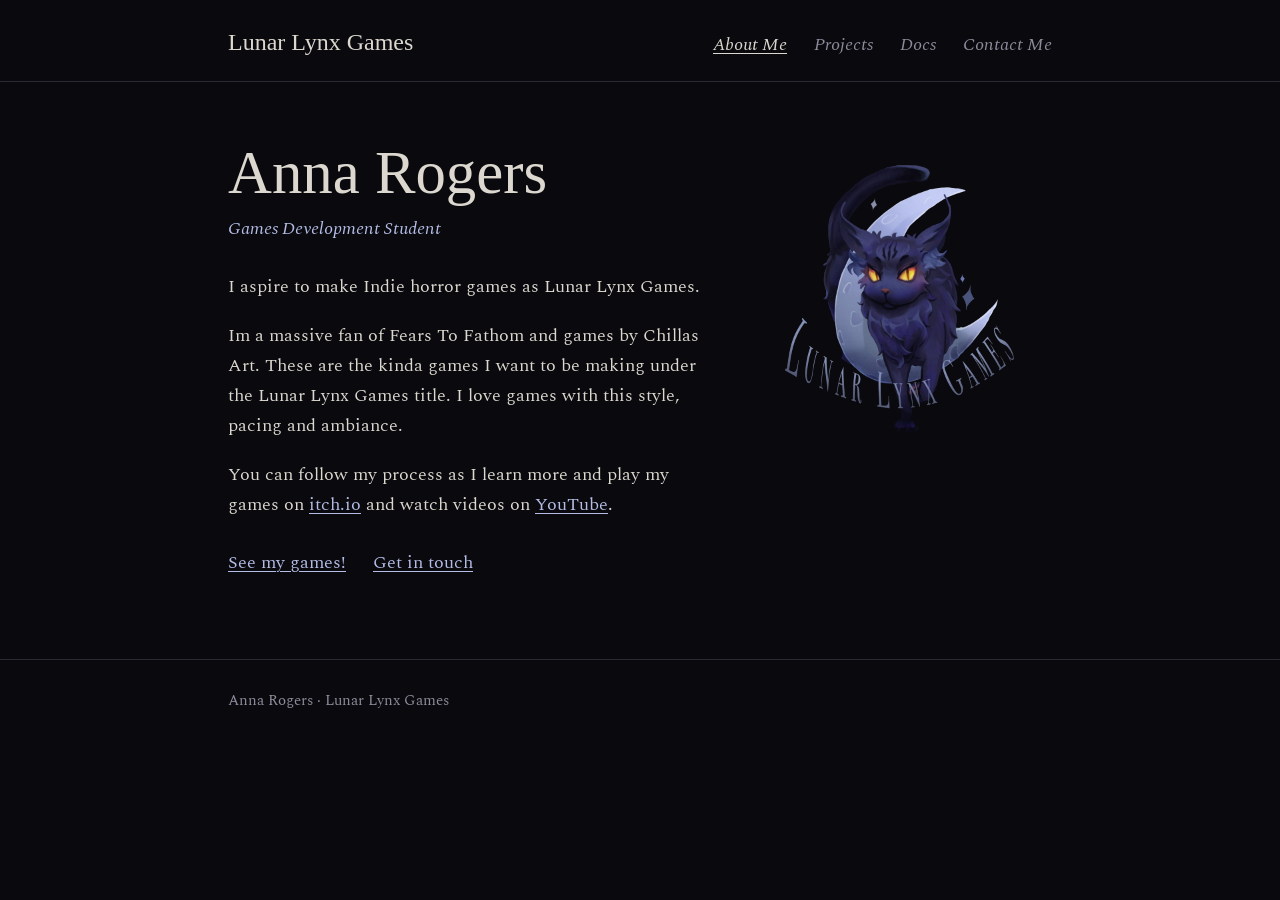
<file: index.html>
<!DOCTYPE html>
<html lang="en">
  <head>
    <meta charset="UTF-8">
    <meta name="viewport" content="width=device-width, initial-scale=1.0">
    <title>Anna Rogers | Games Development Student</title>
    <meta name="description" content="I am a games development student who aspires to specialise in indie horror games. Portfolio, projects and contact details.">
    <link rel="preconnect" href="https://fonts.googleapis.com">
    <link rel="preconnect" href="https://fonts.gstatic.com" crossorigin>
    <link href="https://fonts.googleapis.com/css2?family=IM+Fell+English:ital@0;1&family=Spectral:ital,wght@0,400;0,600;1,400&display=swap" rel="stylesheet">
    <link rel="icon" href="assets/favicon.png">
    <link rel="stylesheet" href="css/style.css">
  </head>
  <body>
    <header class="site">
   <div class="wrap">
  <a class="brand" href="index.html">Lunar Lynx Games</a>
  <nav>
    <a href="index.html" class="current">About Me</a>
    <a href="projects.html">Projects</a>
    <a href="docs/index.html">Docs</a>
    <a href="contact.html">Contact Me</a>
  </nav>
</div>
</header>
  <main class="wrap">
    <div class="hero">
      <div class="hero-text">
      <h1>Anna Rogers</h1>
      <p class="role">Games Development Student</p>
      <p class="bio">
      I aspire to make Indie horror games as Lunar Lynx Games.
      </p>
      <p class="bio">
      Im a massive fan of Fears To Fathom and games by Chillas Art. These are the kinda games I want to be making under the Lunar Lynx Games title. I love games with this style, pacing and ambiance.
      </p>
      <p class="bio">
      You can follow my process as I learn more and play my games on
      <a href="https://lunarlynx-games.itch.io/" target="_blank" rel="noopener">itch.io</a>
        and watch videos on
      <a href="https://www.youtube.com/@LunarLynxGames" target="_blank" rel="noopener">YouTube</a>.
      </p>
      <p class="links">
        <a href="projects.html">See my games!</a>
        <a href="contact.html">Get in touch</a>
      </p>
      </div>
      <img class="hero-logo" src="assets/logo.jpg" alt="Lunar Lynx Games logo: a dark lynx walking in front of a crescent moon">
      </div>
     </main>
    
     <footer>
      <div class="wrap">
      Anna Rogers &middot; Lunar Lynx Games
    </div> 
    </footer>  
  </body>
  </html>
</file>
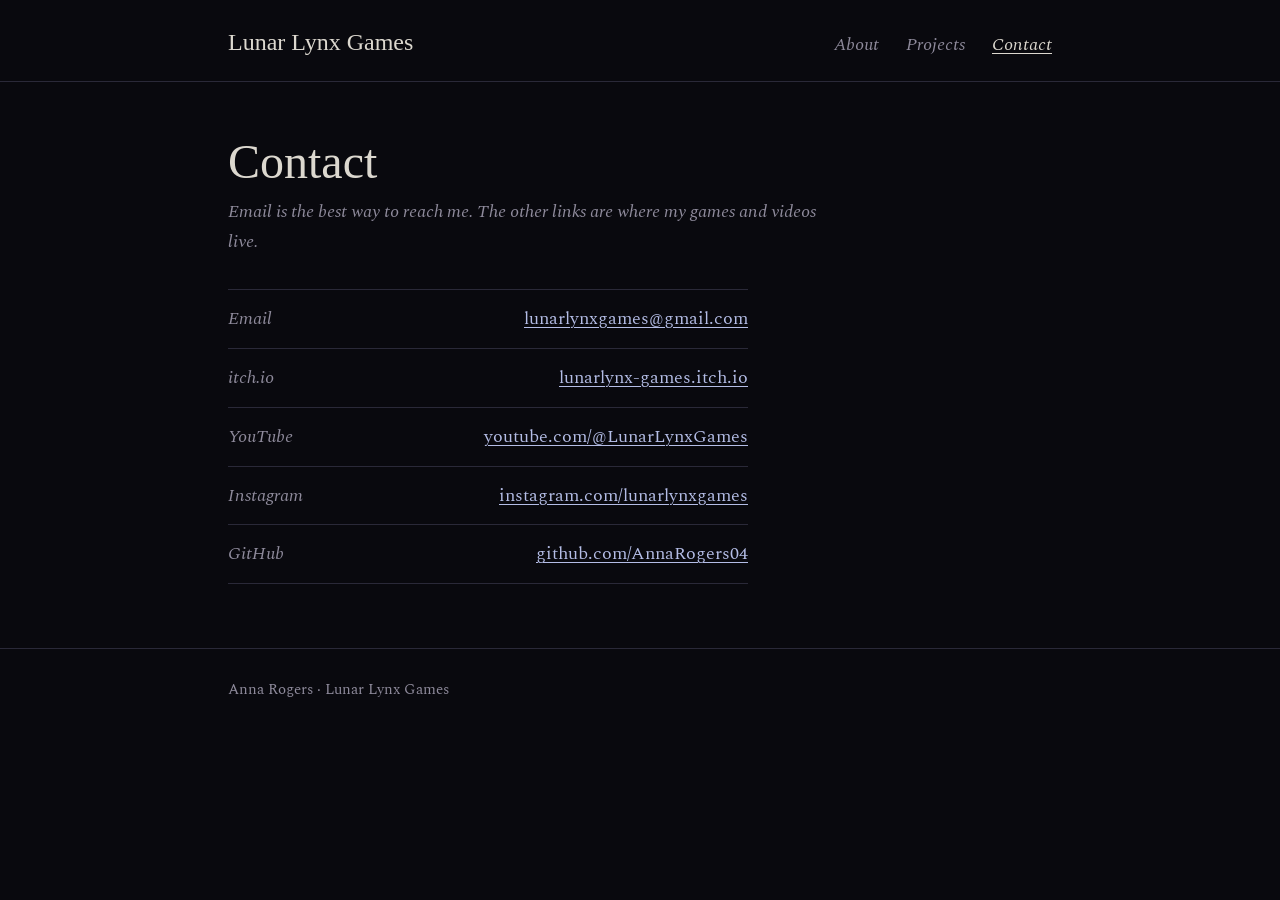
<file: Contact.html>
<!DOCTYPE html>
<html lang="en">
<head>
  <meta charset="UTF-8">
  <meta name="viewport" content="width=device-width, initial-scale=1.0">
  <title>Contact | Anna Rogers</title>
  <meta name="description" content="Get in touch with Anna Rogers, indie horror games developer.">
  <link rel="preconnect" href="https://fonts.googleapis.com">
  <link rel="preconnect" href="https://fonts.gstatic.com" crossorigin>
  <link href="https://fonts.googleapis.com/css2?family=IM+Fell+English:ital@0;1&family=Spectral:ital,wght@0,400;0,600;1,400&display=swap" rel="stylesheet">
  <link rel="icon" href="assets/favicon.png">
  <link rel="stylesheet" href="css/style.css">
</head>
<body>
  <header class="site">
    <div class="wrap">
      <a class="brand" href="index.html">Lunar Lynx Games</a>
      <nav>
        <a href="index.html">About</a>
        <a href="projects.html">Projects</a>
        <a href="contact.html" class="current">Contact</a>
      </nav>
    </div>
  </header>

  <main class="wrap">
    <section class="page-section">
      <h1>Contact</h1>
      <p class="lead">Email is the best way to reach me. The other links are where my games and videos live.</p>

      <div class="contact-list">
        <div class="contact-item">
          <span class="contact-label">Email</span>
          <a href="mailto:lunarlynxgames@gmail.com">lunarlynxgames@gmail.com</a>
        </div>
        <div class="contact-item">
          <span class="contact-label">itch.io</span>
          <a href="https://lunarlynx-games.itch.io/" target="_blank" rel="noopener">lunarlynx-games.itch.io</a>
        </div>
        <div class="contact-item">
          <span class="contact-label">YouTube</span>
          <a href="https://www.youtube.com/@LunarLynxGames" target="_blank" rel="noopener">youtube.com/@LunarLynxGames</a>
        </div>
        <div class="contact-item">
          <span class="contact-label">Instagram</span>
          <a href="https://www.instagram.com/lunarlynxgames/" target="_blank" rel="noopener">instagram.com/lunarlynxgames</a>
        </div>
        <div class="contact-item">
          <span class="contact-label">GitHub</span>
          <a href="https://github.com/AnnaRogers04">github.com/AnnaRogers04</a>
        </div>
      </div>
    </section>
  </main>

  <footer>
    <div class="wrap">
      Anna Rogers &middot; Lunar Lynx Games
    </div>
  </footer>
</body>
</html>
</file>
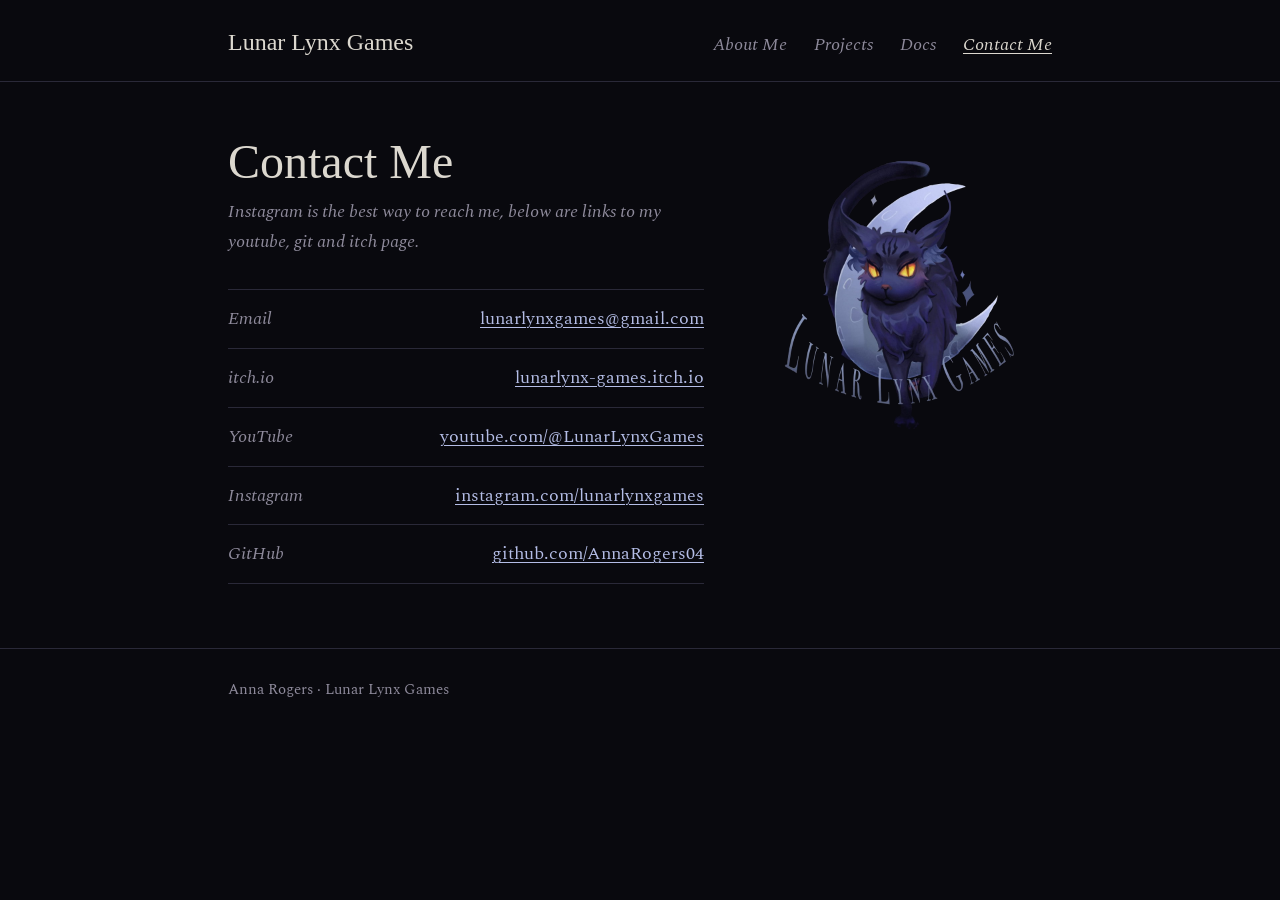
<file: contact.html>
<!DOCTYPE html>
<html lang="en">
<head>
  <meta charset="UTF-8">
  <meta name="viewport" content="width=device-width, initial-scale=1.0">
  <title>Contact | Anna Rogers</title>
  <meta name="description" content="Get in touch with Anna Rogers, indie horror games developer.">
  <link rel="preconnect" href="https://fonts.googleapis.com">
  <link rel="preconnect" href="https://fonts.gstatic.com" crossorigin>
  <link href="https://fonts.googleapis.com/css2?family=IM+Fell+English:ital@0;1&family=Spectral:ital,wght@0,400;0,600;1,400&display=swap" rel="stylesheet">
  <link rel="icon" href="assets/favicon.png">
  <link rel="stylesheet" href="css/style.css">
</head>
<body>
  <header class="site">
    <div class="wrap">
      <a class="brand" href="index.html">Lunar Lynx Games</a>
      <nav>
        <a href="index.html">About Me</a>
        <a href="projects.html">Projects</a>
        <a href="docs/index.html">Docs</a>
        <a href="contact.html" class="current">Contact Me</a>
      </nav>
    </div>
  </header>

  <main class="wrap">
    <div class="hero page-section">
      <div class="hero-text">
        <h1>Contact Me</h1>
        <p class="lead">Instagram is the best way to reach me, below are links to my youtube, git and itch page.</p>

        <div class="contact-list">
          <div class="contact-item">
            <span class="contact-label">Email</span>
            <a href="mailto:lunarlynxgames@gmail.com">lunarlynxgames@gmail.com</a>
          </div>
          <div class="contact-item">
            <span class="contact-label">itch.io</span>
            <a href="https://lunarlynx-games.itch.io/" target="_blank" rel="noopener">lunarlynx-games.itch.io</a>
          </div>
          <div class="contact-item">
            <span class="contact-label">YouTube</span>
            <a href="https://www.youtube.com/@LunarLynxGames" target="_blank" rel="noopener">youtube.com/@LunarLynxGames</a>
          </div>
          <div class="contact-item">
            <span class="contact-label">Instagram</span>
            <a href="https://www.instagram.com/lunarlynxgames/" target="_blank" rel="noopener">instagram.com/lunarlynxgames</a>
          </div>
          <div class="contact-item">
            <span class="contact-label">GitHub</span>
            <a href="https://github.com/AnnaRogers04">github.com/AnnaRogers04</a>
          </div>
        </div>
      </div>

      <img class="hero-logo" src="assets/logo.jpg" alt="Lunar Lynx Games logo: a dark lynx walking in front of a crescent moon">
    </div>
  </main>

  <footer>
    <div class="wrap">
      Anna Rogers &middot; Lunar Lynx Games
    </div>
  </footer>
</body>
</html>
</file>
<file: css/style.css>
:root {
  --bg: #09090e;
  --text: #dcd8cf;
  --muted: #8f8b9c;
  --line: #2a2938;
  --moon: #b4bde6;
  --eye: #f2a93b;
  --display: "IM Fell English", "Iowan Old Style", Georgia, serif;
  --body: "Spectral", Georgia, "Times New Roman", serif;
}

* { box-sizing: border-box; }

body {
  margin: 0;
  font-family: var(--body);
  font-size: 1.1rem;
  line-height: 1.7;
  background: var(--bg);
  color: var(--text);
}

a { color: var(--moon); text-underline-offset: 3px; text-decoration-thickness: 1px; }
a:hover { color: var(--eye); }

.wrap { max-width: 880px; margin: 0 auto; padding: 0 28px; }

/* Header */
header.site { border-bottom: 1px solid var(--line); }
header.site .wrap {
  display: flex;
  justify-content: space-between;
  align-items: baseline;
  padding-top: 22px;
  padding-bottom: 18px;
  flex-wrap: wrap;
  gap: 8px 24px;
}
header.site .brand {
  font-family: var(--display);
  font-size: 1.5rem;
  color: var(--text);
  text-decoration: none;
}
header.site nav a {
  margin-left: 22px;
  color: var(--muted);
  text-decoration: none;
  font-style: italic;
}
header.site nav a:hover,
header.site nav a.current { color: var(--text); text-decoration: underline; }

/* Headings */
h1, h2, h3 { font-family: var(--display); font-weight: 400; line-height: 1.15; }

/* About page */
.hero {
  padding: 56px 0 64px;
  display: grid;
  grid-template-columns: 1fr 300px;
  gap: 48px;
  align-items: start;
}
.hero h1 { font-size: clamp(2.6rem, 6vw, 3.8rem); margin: 0 0 6px; }
.hero .role { font-style: italic; color: var(--moon); margin: 0 0 28px; }
.hero p.bio { max-width: 34em; margin: 0 0 1.1em; }
.hero p.links { margin-top: 28px; }
.hero p.links a { margin-right: 22px; }
.hero-logo { width: 100%; mix-blend-mode: lighten; margin-top: 8px; }
@media (max-width: 760px) {
  .hero { grid-template-columns: 1fr; gap: 16px; padding-top: 32px; }
  .hero-logo { order: -1; max-width: 240px; }
}

/* Inner pages */
.page-section { padding: 52px 0 64px; }
.page-section h1 { font-size: clamp(2.2rem, 5vw, 3rem); margin: 0 0 8px; }
.lead { color: var(--muted); font-style: italic; max-width: 34em; margin: 0 0 32px; }

/* Filters: plain words, not buttons */
.filters { margin-bottom: 8px; display: flex; gap: 20px; flex-wrap: wrap; }
.filter {
  background: none;
  border: none;
  padding: 0;
  font: inherit;
  font-style: italic;
  color: var(--muted);
  cursor: pointer;
  text-transform: capitalize;
}
.filter:hover { color: var(--text); }
.filter.active { color: var(--text); text-decoration: underline; text-underline-offset: 5px; }

/* Project list: rows divided by thin lines */
.grid { border-top: 1px solid var(--line); }
.card {
  display: flex;
  gap: 22px;
  align-items: center;
  padding: 22px 0;
  border-bottom: 1px solid var(--line);
  text-decoration: none;
  color: var(--text);
}
.thumb {
  width: 200px;
  flex: none;
  aspect-ratio: 16 / 10;
  object-fit: cover;
  border: 1px solid var(--line);
  background: #111018;
}
@media (max-width: 600px) {
  .card { flex-direction: column; align-items: flex-start; gap: 14px; }
  .thumb { width: 100%; }
}
.card h3 { display: inline; margin: 0; font-size: 1.6rem; }
.card:hover h3 { color: var(--eye); }
.card p { margin: 6px 0 0; color: var(--muted); max-width: 36em; }
.card-year { color: var(--muted); font-size: 0.9rem; margin-right: 10px; }
.card-tags { margin-left: 14px; }
.tag { font-style: italic; font-size: 0.95rem; color: var(--muted); }
.tag::before { content: "("; }
.tag::after { content: ")"; }

/* Contact: a plain list */
.contact-list { max-width: 520px; border-top: 1px solid var(--line); }
.contact-item {
  display: flex;
  justify-content: space-between;
  gap: 16px;
  padding: 14px 0;
  border-bottom: 1px solid var(--line);
  flex-wrap: wrap;
}
.contact-label { color: var(--muted); font-style: italic; }

footer { padding: 28px 0 40px; color: var(--muted); font-size: 0.95rem; border-top: 1px solid var(--line); }
</file>
